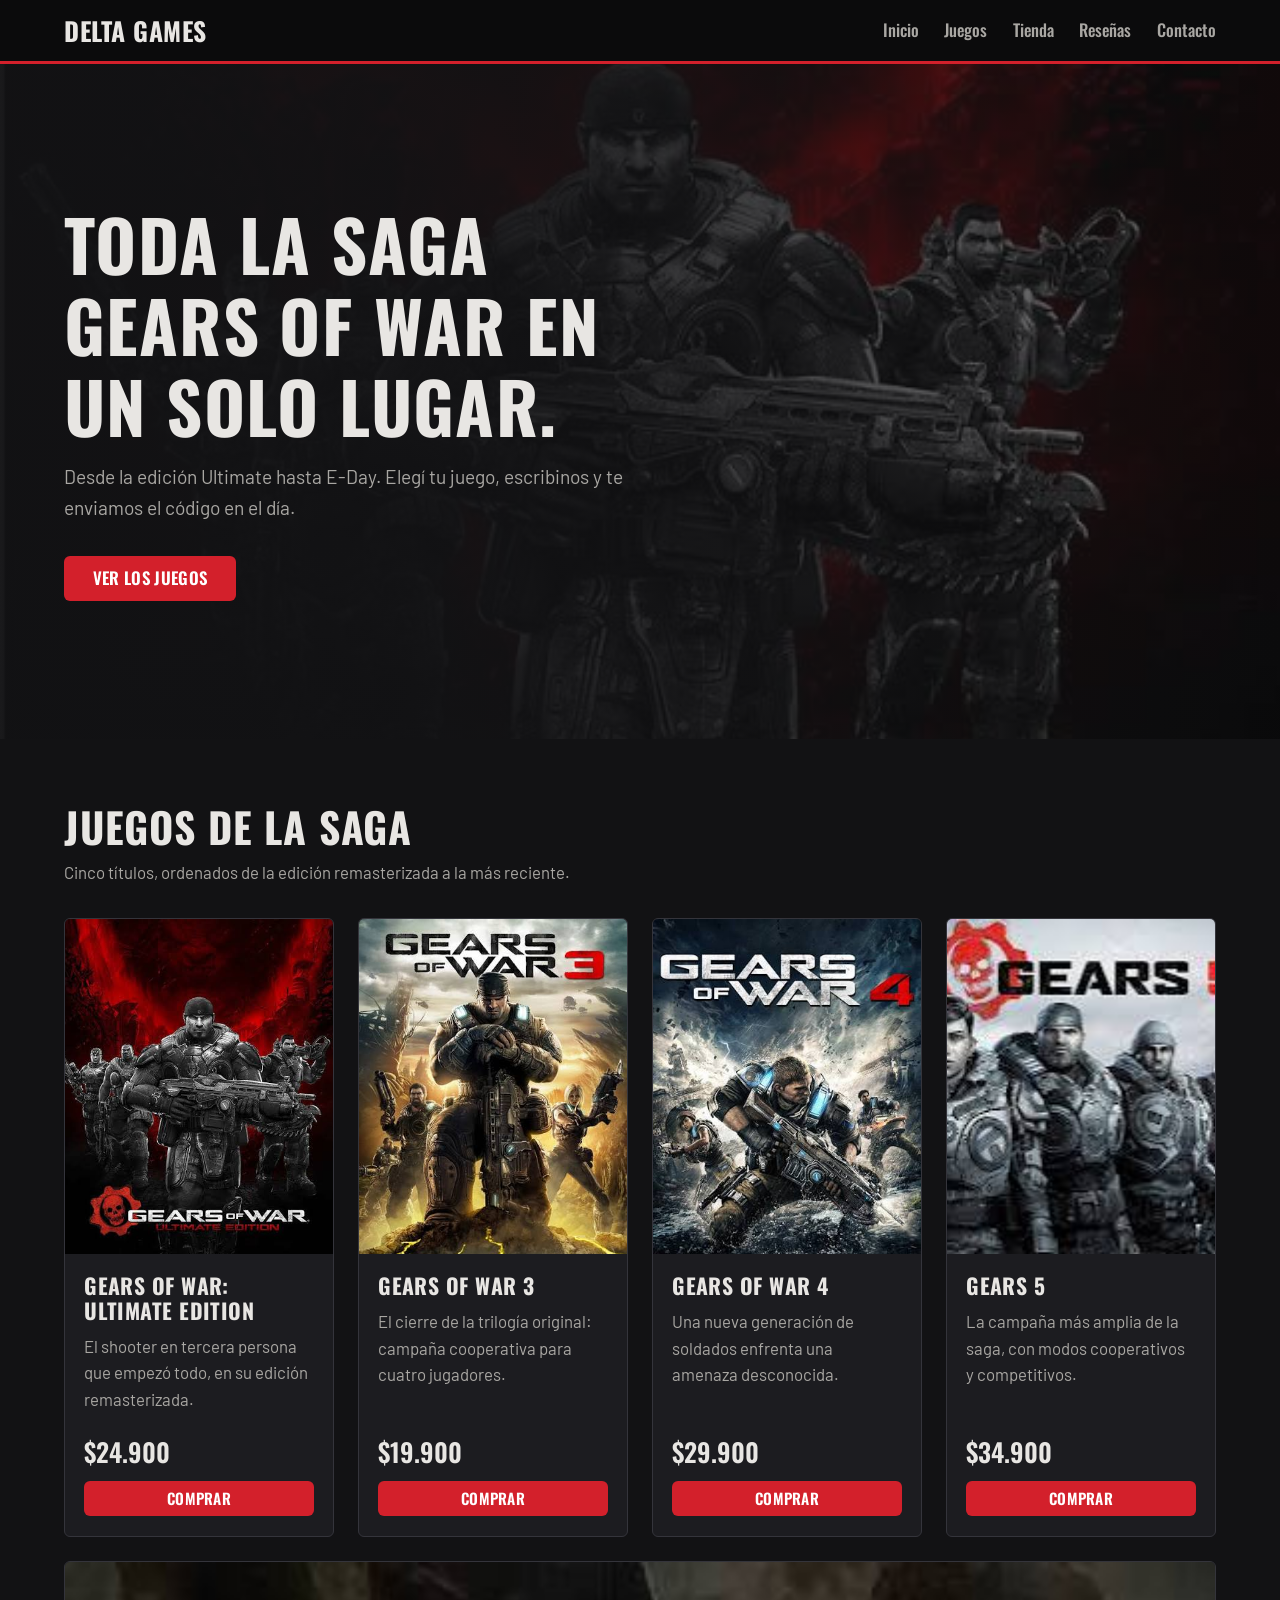
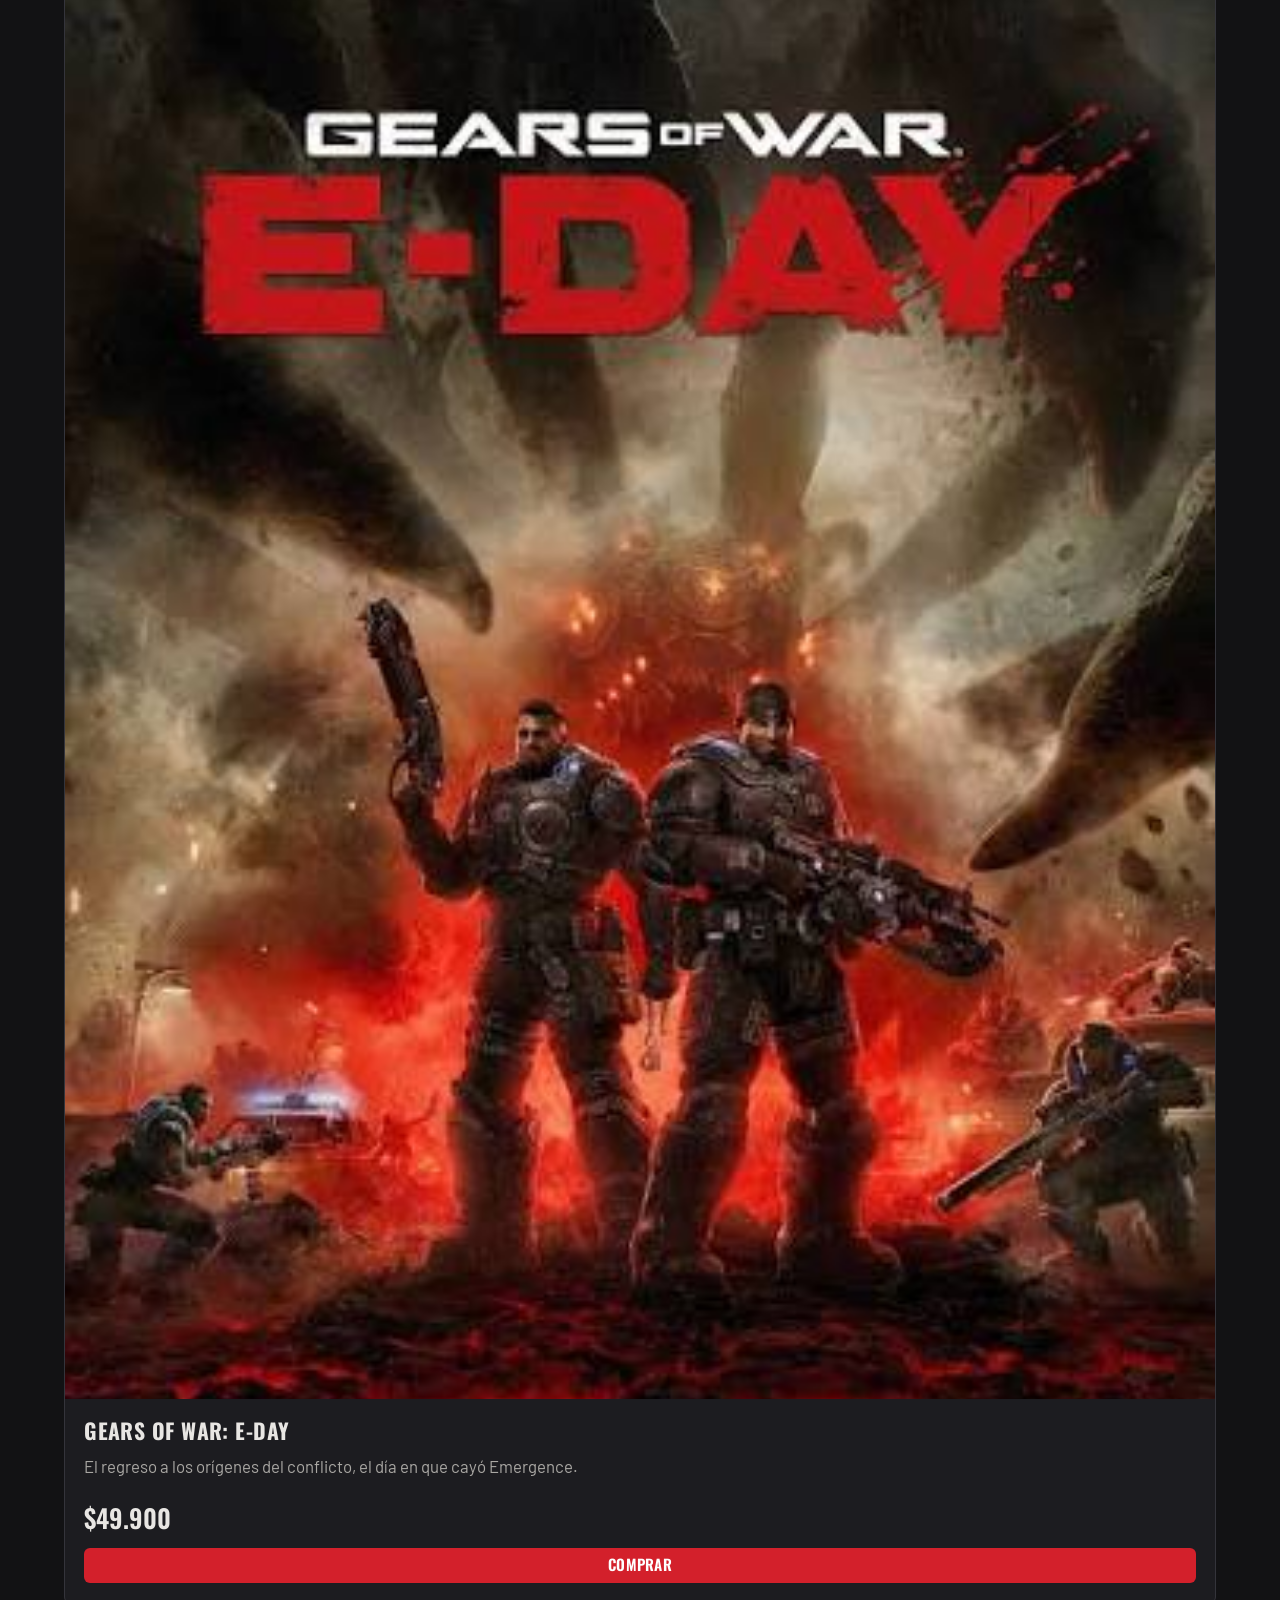
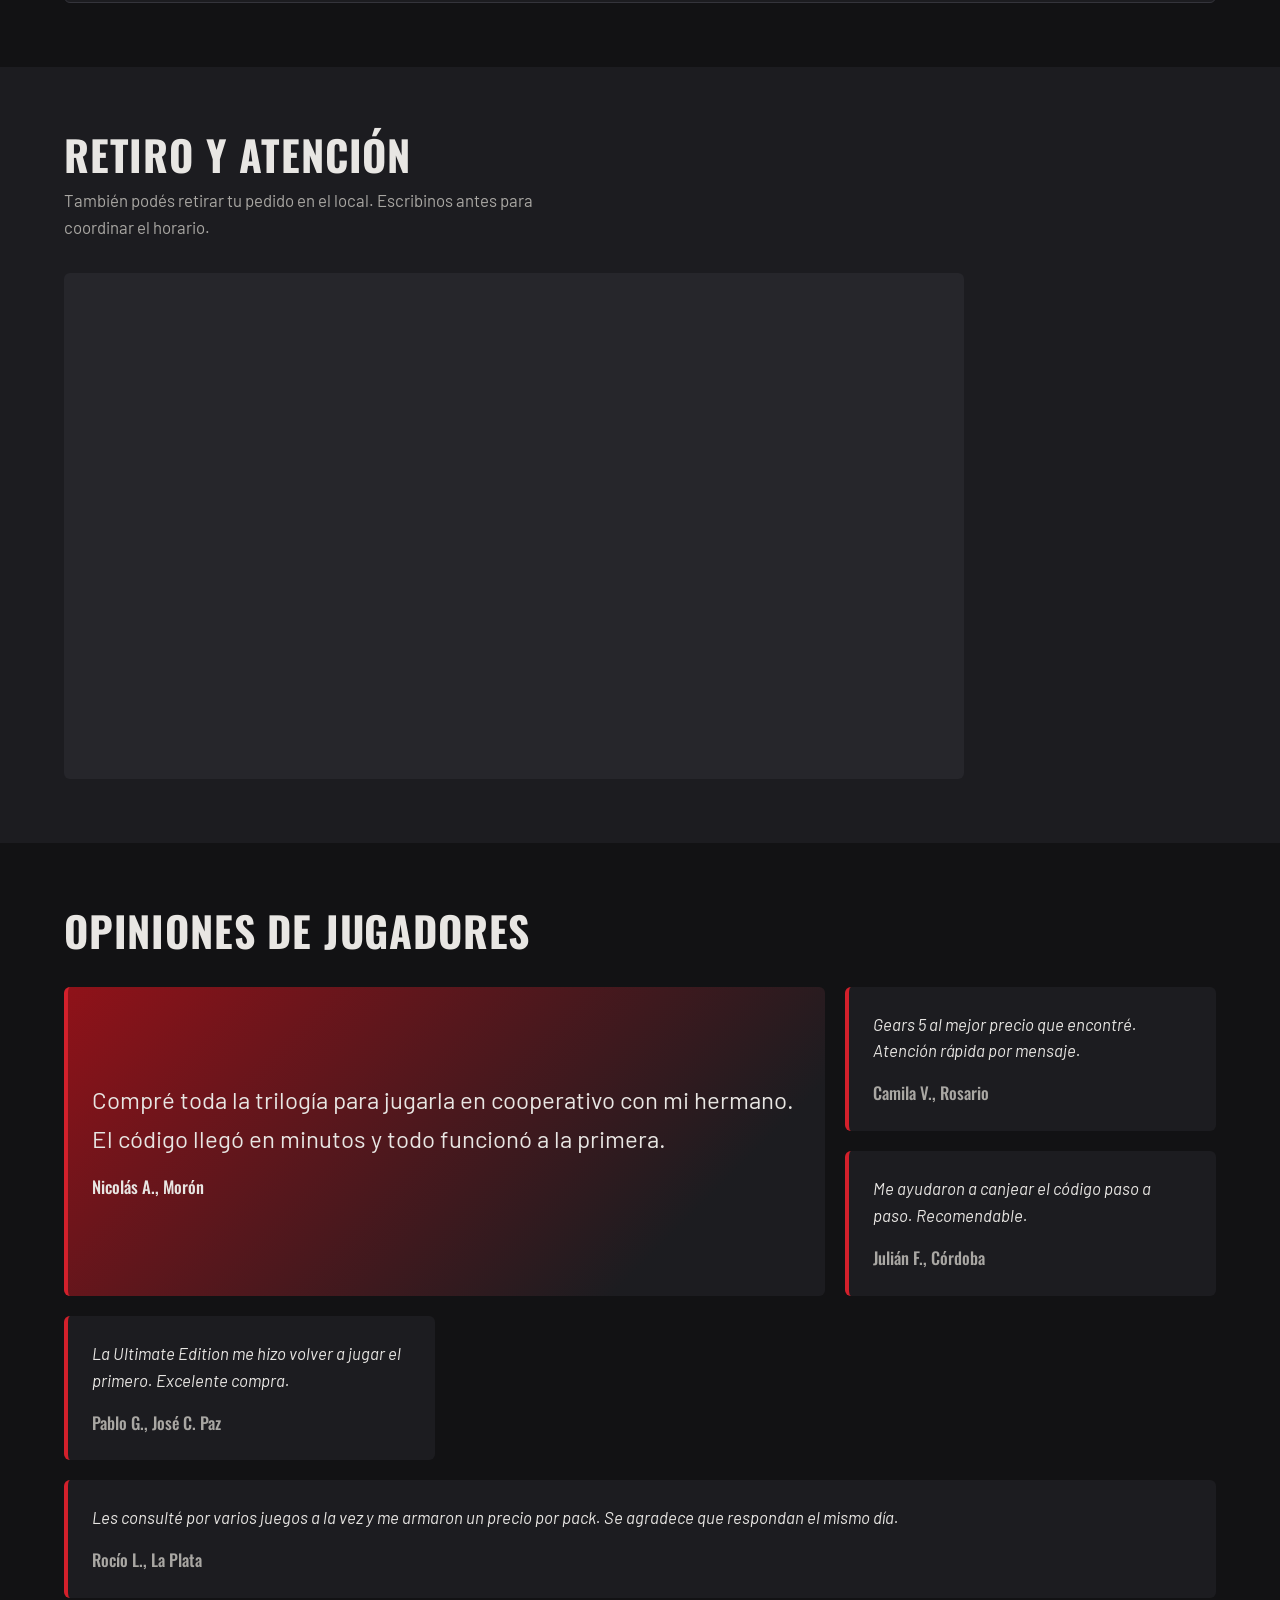
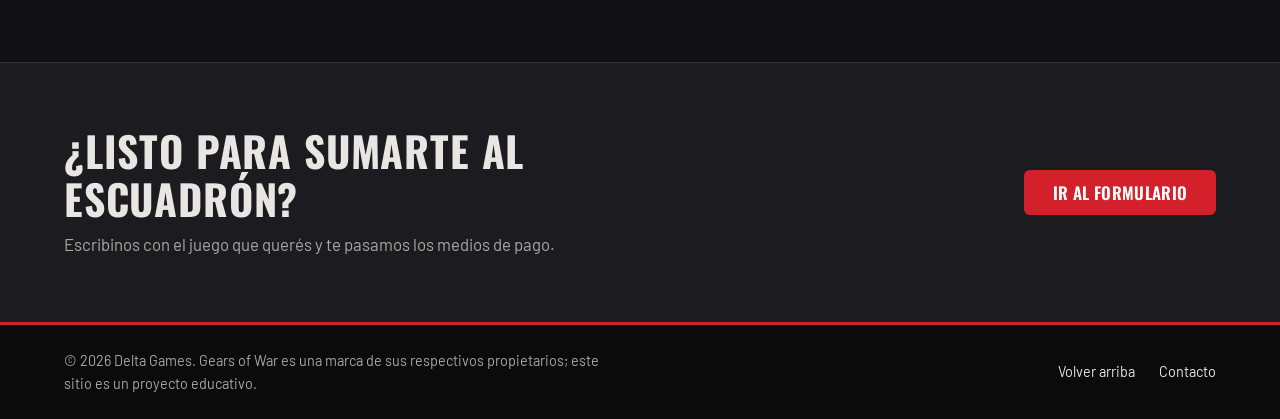
<file: index.html>
<!DOCTYPE html>
<html lang="es">
<head>
  <meta charset="UTF-8">
  <meta name="viewport" content="width=device-width, initial-scale=1.0">
  <meta name="description" content="Delta Games: tienda de juegos de la saga Gears of War.">
  <title>Delta Games | Tienda Gears of War</title>
  <link rel="preconnect" href="https://fonts.googleapis.com">
  <link rel="preconnect" href="https://fonts.gstatic.com" crossorigin>
  <link href="https://fonts.googleapis.com/css2?family=Oswald:wght@500;600;700&family=Barlow:ital,wght@0,400;0,500;1,400&display=swap" rel="stylesheet">
  <link rel="stylesheet" href="css/styles.css">
</head>
<body>

  <header class="site-header">
    <a class="logo" href="index.html">Delta Games</a>
    <nav aria-label="Navegación principal">
      <ul class="nav-list">
        <li><a href="#inicio">Inicio</a></li>
        <li><a href="#productos">Juegos</a></li>
        <li><a href="#tienda">Tienda</a></li>
        <li><a href="#resenas">Reseñas</a></li>
        <li><a href="pages/contacto.html">Contacto</a></li>
      </ul>
    </nav>
  </header>

  <main>
    <section id="inicio" class="hero">
      <div class="hero-content">
        <h1>Toda la saga Gears of War en un solo lugar.</h1>
        <p>Desde la edición Ultimate hasta E-Day. Elegí tu juego, escribinos y te enviamos el código en el día.</p>
        <a class="btn" href="#productos">Ver los juegos</a>
      </div>
    </section>

    <section id="productos" class="section">
      <h2>Juegos de la saga</h2>
      <p class="section-intro">Cinco títulos, ordenados de la edición remasterizada a la más reciente.</p>

      <div class="cards">
        <article class="card">
          <img src="img/gears-ultimate.jpeg" alt="Portada de Gears of War: Ultimate Edition" loading="lazy">
          <div class="card-body">
            <h3>Gears of War: Ultimate Edition</h3>
            <p>El shooter en tercera persona que empezó todo, en su edición remasterizada.</p>
            <p class="price">$24.900</p>
            <a class="btn btn-small" href="pages/contacto.html">Comprar</a>
          </div>
        </article>

        <article class="card">
          <img src="img/gears-3.jpeg" alt="Portada de Gears of War 3" loading="lazy">
          <div class="card-body">
            <h3>Gears of War 3</h3>
            <p>El cierre de la trilogía original: campaña cooperativa para cuatro jugadores.</p>
            <p class="price">$19.900</p>
            <a class="btn btn-small" href="pages/contacto.html">Comprar</a>
          </div>
        </article>

        <article class="card">
          <img src="img/gears-4.jpeg" alt="Portada de Gears of War 4" loading="lazy">
          <div class="card-body">
            <h3>Gears of War 4</h3>
            <p>Una nueva generación de soldados enfrenta una amenaza desconocida.</p>
            <p class="price">$29.900</p>
            <a class="btn btn-small" href="pages/contacto.html">Comprar</a>
          </div>
        </article>

        <article class="card">
          <img class="pos-center" src="img/gears-5.jpeg" alt="Portada de Gears 5 con cuatro personajes" loading="lazy">
          <div class="card-body">
            <h3>Gears 5</h3>
            <p>La campaña más amplia de la saga, con modos cooperativos y competitivos.</p>
            <p class="price">$34.900</p>
            <a class="btn btn-small" href="pages/contacto.html">Comprar</a>
          </div>
        </article>

        <article class="card">
          <img src="img/gears-e-day.jpeg" alt="Portada de Gears of War: E-Day" loading="lazy">
          <div class="card-body">
            <h3>Gears of War: E-Day</h3>
            <p>El regreso a los orígenes del conflicto, el día en que cayó Emergence.</p>
            <p class="price">$49.900</p>
            <a class="btn btn-small" href="pages/contacto.html">Comprar</a>
          </div>
        </article>
      </div>
    </section>

    <section id="tienda" class="section section-dark">
      <h2>Retiro y atención</h2>
      <p class="section-intro">También podés retirar tu pedido en el local. Escribinos antes para coordinar el horario.</p>
      <div class="media-frame">
        <iframe
          title="Mapa de Buenos Aires"
          src="https://www.google.com/maps?q=Buenos+Aires,+Argentina&output=embed"
          loading="lazy"
          referrerpolicy="no-referrer-when-downgrade"
          allowfullscreen></iframe>
      </div>
    </section>

    <section id="resenas" class="section">
      <h2>Opiniones de jugadores</h2>

      <div class="reviews">
        <blockquote class="review review-featured">
          <p>Compré toda la trilogía para jugarla en cooperativo con mi hermano. El código llegó en minutos y todo funcionó a la primera.</p>
          <footer>Nicolás A., Morón</footer>
        </blockquote>

        <blockquote class="review">
          <p>Gears 5 al mejor precio que encontré. Atención rápida por mensaje.</p>
          <footer>Camila V., Rosario</footer>
        </blockquote>

        <blockquote class="review">
          <p>Me ayudaron a canjear el código paso a paso. Recomendable.</p>
          <footer>Julián F., Córdoba</footer>
        </blockquote>

        <blockquote class="review">
          <p>La Ultimate Edition me hizo volver a jugar el primero. Excelente compra.</p>
          <footer>Pablo G., José C. Paz</footer>
        </blockquote>

        <blockquote class="review review-wide">
          <p>Les consulté por varios juegos a la vez y me armaron un precio por pack. Se agradece que respondan el mismo día.</p>
          <footer>Rocío L., La Plata</footer>
        </blockquote>
      </div>
    </section>

    <section id="contacto" class="section contact-teaser">
      <div class="contact-teaser-text">
        <h2>¿Listo para sumarte al escuadrón?</h2>
        <p>Escribinos con el juego que querés y te pasamos los medios de pago.</p>
      </div>
      <a class="btn" href="pages/contacto.html">Ir al formulario</a>
    </section>
  </main>

  <footer class="site-footer">
    <p>&copy; 2026 Delta Games. Gears of War es una marca de sus respectivos propietarios; este sitio es un proyecto educativo.</p>
    <ul class="footer-links">
      <li><a href="#inicio">Volver arriba</a></li>
      <li><a href="pages/contacto.html">Contacto</a></li>
    </ul>
  </footer>

</body>
</html>
</file>
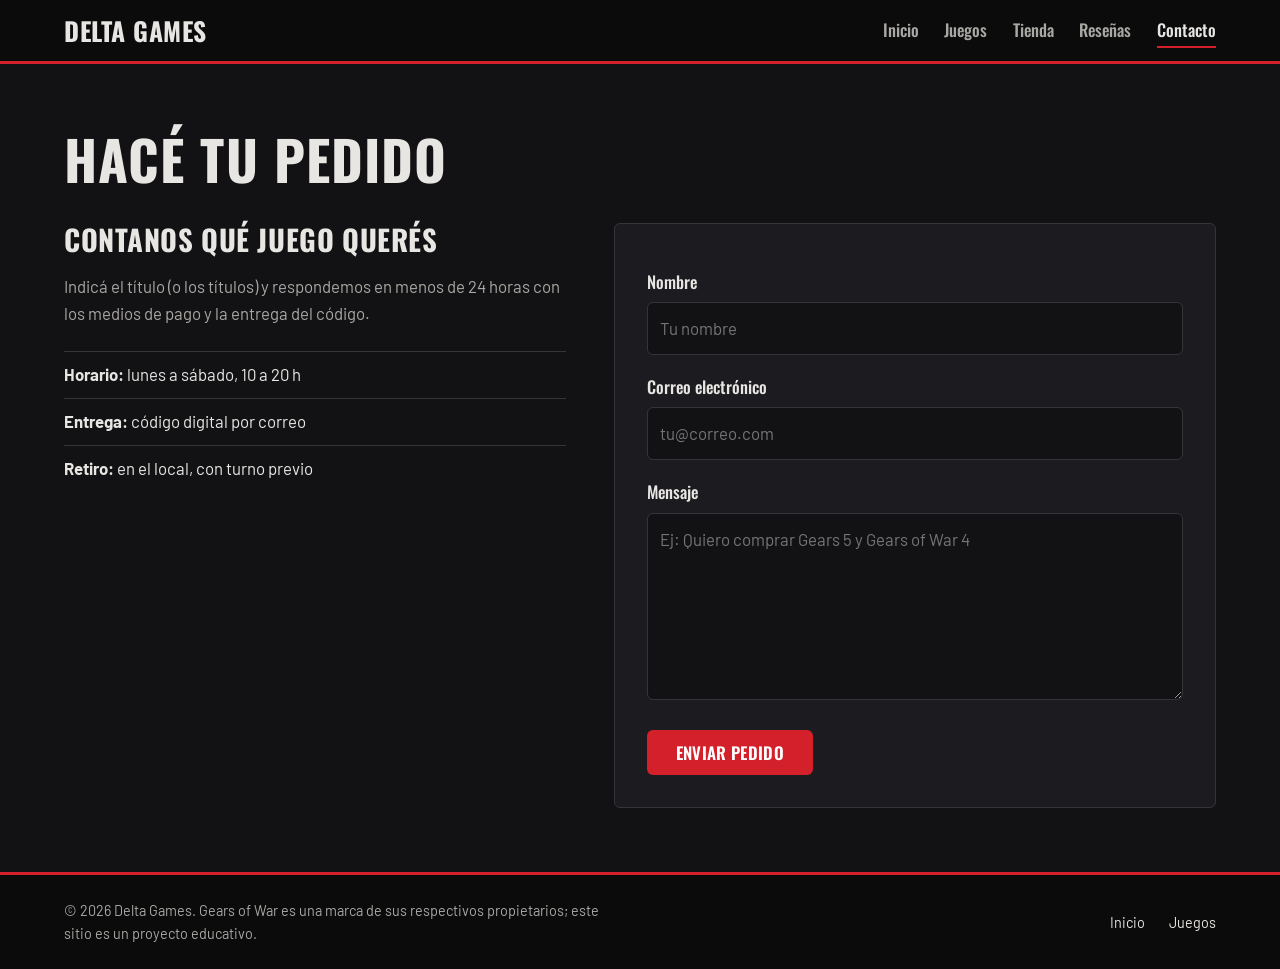
<file: pages/contacto.html>
<!DOCTYPE html>
<html lang="es">
<head>
  <meta charset="UTF-8">
  <meta name="viewport" content="width=device-width, initial-scale=1.0">
  <meta name="description" content="Contactá a Delta Games para comprar juegos de Gears of War.">
  <title>Contacto | Delta Games</title>
  <link rel="preconnect" href="https://fonts.googleapis.com">
  <link rel="preconnect" href="https://fonts.gstatic.com" crossorigin>
  <link href="https://fonts.googleapis.com/css2?family=Oswald:wght@500;600;700&family=Barlow:ital,wght@0,400;0,500;1,400&display=swap" rel="stylesheet">
  <link rel="stylesheet" href="../css/styles.css">
</head>
<body>

  <header class="site-header">
    <a class="logo" href="../index.html">Delta Games</a>
    <nav aria-label="Navegación principal">
      <ul class="nav-list">
        <li><a href="../index.html#inicio">Inicio</a></li>
        <li><a href="../index.html#productos">Juegos</a></li>
        <li><a href="../index.html#tienda">Tienda</a></li>
        <li><a href="../index.html#resenas">Reseñas</a></li>
        <li><a href="contacto.html" aria-current="page">Contacto</a></li>
      </ul>
    </nav>
  </header>

  <main>
    <section class="section contact-page">
      <h1 class="page-title">Hacé tu pedido</h1>

      <div class="contact-layout">
        <div class="contact-info">
          <h2>Contanos qué juego querés</h2>
          <p>Indicá el título (o los títulos) y respondemos en menos de 24 horas con los medios de pago y la entrega del código.</p>
          <ul class="info-list">
            <li><strong>Horario:</strong> lunes a sábado, 10 a 20 h</li>
            <li><strong>Entrega:</strong> código digital por correo</li>
            <li><strong>Retiro:</strong> en el local, con turno previo</li>
          </ul>
        </div>

        <!-- Reemplazá TU_ID_AQUI por el ID de tu formulario de Formspree -->
        <form class="contact-form" action="https://formspree.io/f/TU_ID_AQUI" method="POST">
          <label for="nombre">Nombre</label>
          <input type="text" id="nombre" name="nombre" placeholder="Tu nombre" required>

          <label for="email">Correo electrónico</label>
          <input type="email" id="email" name="email" placeholder="tu@correo.com" required>

          <label for="mensaje">Mensaje</label>
          <textarea id="mensaje" name="mensaje" rows="6" placeholder="Ej: Quiero comprar Gears 5 y Gears of War 4" required></textarea>

          <button type="submit" class="btn">Enviar pedido</button>
        </form>
      </div>
    </section>
  </main>

  <footer class="site-footer">
    <p>&copy; 2026 Delta Games. Gears of War es una marca de sus respectivos propietarios; este sitio es un proyecto educativo.</p>
    <ul class="footer-links">
      <li><a href="../index.html">Inicio</a></li>
      <li><a href="../index.html#productos">Juegos</a></li>
    </ul>
  </footer>

</body>
</html>
</file>
<file: css/styles.css>
/* ===== Variables ===== */
:root {
  --bg: #121214;
  --panel: #1c1c20;
  --panel-2: #26262b;
  --line: #34343b;
  --text: #e8e6e3;
  --muted: #a9a7a3;
  --red: #d3202b;
  --red-dark: #8f1219;
  --radius: 6px;
  --font-title: "Oswald", Impact, sans-serif;
  --font-body: "Barlow", system-ui, sans-serif;
}

/* ===== Base ===== */
*, *::before, *::after { box-sizing: border-box; }

html { scroll-behavior: smooth; }

body {
  margin: 0;
  font-family: var(--font-body);
  font-size: 1.05rem;
  line-height: 1.6;
  color: var(--text);
  background: var(--bg);
}

img { max-width: 100%; display: block; }

h1, h2, h3, .logo, .btn {
  font-family: var(--font-title);
  line-height: 1.15;
  letter-spacing: 0.02em;
}

a:focus-visible, button:focus-visible, input:focus-visible, textarea:focus-visible {
  outline: 3px solid #ff6b73;
  outline-offset: 2px;
}

/* ===== Header y navegación ===== */
.site-header {
  display: flex;
  flex-wrap: wrap;
  justify-content: space-between;
  align-items: center;
  gap: 1rem;
  padding: 1rem 5%;
  background: #0b0b0c;
  border-bottom: 3px solid var(--red);
  position: sticky;
  top: 0;
  z-index: 10;
}

.logo {
  color: var(--text);
  font-size: 1.6rem;
  font-weight: 700;
  text-decoration: none;
  text-transform: uppercase;
}

.nav-list {
  display: flex;
  flex-wrap: wrap;
  gap: 0.5rem 1.6rem;
  list-style: none;
  margin: 0;
  padding: 0;
}

.nav-list a {
  color: var(--muted);
  text-decoration: none;
  font-family: var(--font-title);
  font-weight: 500;
  font-size: 1.05rem;
  padding: 0.25rem 0;
  border-bottom: 2px solid transparent;
}

.nav-list a:hover,
.nav-list a[aria-current="page"] {
  color: var(--text);
  border-bottom-color: var(--red);
}

/* ===== Hero (background: degradado + imagen) ===== */
.hero {
  min-height: 75vh;
  display: flex;
  align-items: center;
  padding: 4rem 5%;
  background:
    linear-gradient(90deg, rgba(18, 18, 20, 0.97) 35%, rgba(18, 18, 20, 0.5) 100%),
    url("../img/gears-ultimate.jpeg") right center / cover no-repeat,
    radial-gradient(circle at 80% 30%, var(--red-dark), var(--bg) 70%);
}

.hero-content { max-width: 620px; }

.hero h1 {
  font-size: clamp(2.4rem, 7vw, 4.4rem);
  font-weight: 700;
  text-transform: uppercase;
  margin: 0 0 1rem;
}

.hero p { font-size: 1.2rem; color: var(--muted); margin: 0 0 2rem; }

/* ===== Secciones ===== */
.section { padding: 4rem 5%; }

.section h2 {
  font-size: clamp(1.8rem, 4vw, 2.6rem);
  text-transform: uppercase;
  margin: 0 0 0.5rem;
}

.section-intro { margin: 0 0 2rem; max-width: 60ch; color: var(--muted); }

.section-dark { background: var(--panel); }

/* ===== Botones ===== */
.btn {
  display: inline-block;
  background: var(--red);
  color: #fff;
  font-weight: 600;
  font-size: 1.05rem;
  text-transform: uppercase;
  padding: 0.8rem 1.8rem;
  border: none;
  border-radius: var(--radius);
  text-decoration: none;
  text-align: center;
  cursor: pointer;
  transition: background 0.2s;
}

.btn:hover { background: #ec3039; }
.btn-small { padding: 0.55rem 1.2rem; font-size: 0.95rem; }

/* ===== Productos: Flexbox ===== */
.cards {
  display: flex;
  flex-wrap: wrap;
  gap: 1.5rem;
}

.card {
  flex: 1 1 250px;
  max-width: 100%;
  display: flex;
  flex-direction: column;
  background: var(--panel);
  border: 1px solid var(--line);
  border-radius: var(--radius);
  overflow: hidden;
}

.card:hover { border-color: var(--red); }

.card img {
  width: 100%;
  aspect-ratio: 4 / 5;
  object-fit: cover;
  object-position: top center;
  background: var(--panel-2);
}

.card img.pos-center { object-position: center; }

.card-body {
  display: flex;
  flex-direction: column;
  flex: 1;
  gap: 0.6rem;
  padding: 1.2rem;
}

.card h3 { margin: 0; font-size: 1.35rem; text-transform: uppercase; }
.card-body p { margin: 0; color: var(--muted); }

.card .price {
  margin-top: auto;
  padding-top: 0.5rem;
  font-family: var(--font-title);
  font-weight: 600;
  font-size: 1.6rem;
  color: var(--text);
}

.card .btn { align-self: stretch; }

/* ===== Multimedia (iframe) ===== */
.media-frame {
  position: relative;
  width: 100%;
  max-width: 900px;
  aspect-ratio: 16 / 9;
  border-radius: var(--radius);
  overflow: hidden;
  background: var(--panel-2);
}

.media-frame iframe {
  position: absolute;
  inset: 0;
  width: 100%;
  height: 100%;
  border: 0;
}

/* ===== Reseñas: Grid ===== */
.reviews {
  display: grid;
  grid-template-columns: repeat(3, 1fr);
  gap: 1.25rem;
  margin-top: 2rem;
}

.review {
  margin: 0;
  padding: 1.5rem;
  background: var(--panel);
  border-left: 4px solid var(--red);
  border-radius: var(--radius);
}

.review p { margin: 0 0 1rem; font-style: italic; }

.review footer {
  font-family: var(--font-title);
  font-weight: 500;
  color: var(--muted);
}

.review-featured {
  grid-column: span 2;
  grid-row: span 2;
  display: flex;
  flex-direction: column;
  justify-content: center;
  background: linear-gradient(135deg, var(--red-dark), var(--panel) 80%);
}

.review-featured p { font-size: 1.5rem; font-style: normal; }
.review-featured footer { color: var(--text); }

.review-wide { grid-column: span 3; }

/* ===== Contacto: teaser en index ===== */
.contact-teaser {
  display: flex;
  flex-wrap: wrap;
  align-items: center;
  justify-content: space-between;
  gap: 1.5rem;
  background: var(--panel);
  border-top: 1px solid var(--line);
}

.contact-teaser-text { max-width: 55ch; }
.contact-teaser-text p { margin: 0; color: var(--muted); }

/* ===== Contacto: página con formulario ===== */
.page-title {
  font-size: clamp(2.2rem, 5vw, 3.4rem);
  text-transform: uppercase;
  margin: 0 0 2rem;
}

.contact-layout {
  display: grid;
  grid-template-columns: 1fr 1.2fr;
  gap: 3rem;
  align-items: start;
}

.contact-info h2 { font-size: 1.8rem; }
.contact-info p { color: var(--muted); }

.info-list { list-style: none; padding: 0; margin: 1.5rem 0 0; }
.info-list li { padding: 0.6rem 0; border-top: 1px solid var(--line); }

.contact-form {
  display: flex;
  flex-direction: column;
  gap: 0.4rem;
  padding: 2rem;
  background: var(--panel);
  border: 1px solid var(--line);
  border-radius: var(--radius);
}

.contact-form label {
  font-family: var(--font-title);
  font-weight: 500;
  margin-top: 0.8rem;
}

.contact-form input,
.contact-form textarea {
  width: 100%;
  padding: 0.75rem;
  font: inherit;
  color: var(--text);
  background: var(--bg);
  border: 1px solid var(--line);
  border-radius: var(--radius);
}

.contact-form textarea { resize: vertical; }
.contact-form .btn { margin-top: 1.5rem; align-self: flex-start; }

/* ===== Footer ===== */
.site-footer {
  display: flex;
  flex-wrap: wrap;
  justify-content: space-between;
  align-items: center;
  gap: 1rem;
  padding: 1.5rem 5%;
  background: #0b0b0c;
  border-top: 3px solid var(--red);
  color: var(--muted);
  font-size: 0.9rem;
}

.site-footer p { margin: 0; max-width: 70ch; }

.footer-links {
  display: flex;
  gap: 1.5rem;
  list-style: none;
  margin: 0;
  padding: 0;
}

.footer-links a { color: var(--text); text-decoration: none; }
.footer-links a:hover { color: var(--red); }

/* ===== Media Queries ===== */
@media (max-width: 900px) {
  .reviews { grid-template-columns: repeat(2, 1fr); }
  .review-featured { grid-column: span 2; grid-row: auto; }
  .review-wide { grid-column: span 2; }

  .contact-layout { grid-template-columns: 1fr; gap: 2rem; }
}

@media (max-width: 600px) {
  .site-header { flex-direction: column; align-items: flex-start; }
  .section { padding: 3rem 5%; }
  .hero { min-height: 60vh; }

  .reviews { grid-template-columns: 1fr; }
  .review-featured, .review-wide { grid-column: auto; }
  .review-featured p { font-size: 1.25rem; }

  .contact-form { padding: 1.25rem; }
  .contact-form .btn,
  .contact-teaser .btn { align-self: stretch; width: 100%; }
}

@media (prefers-reduced-motion: reduce) {
  html { scroll-behavior: auto; }
  .btn { transition: none; }
}
</file>
